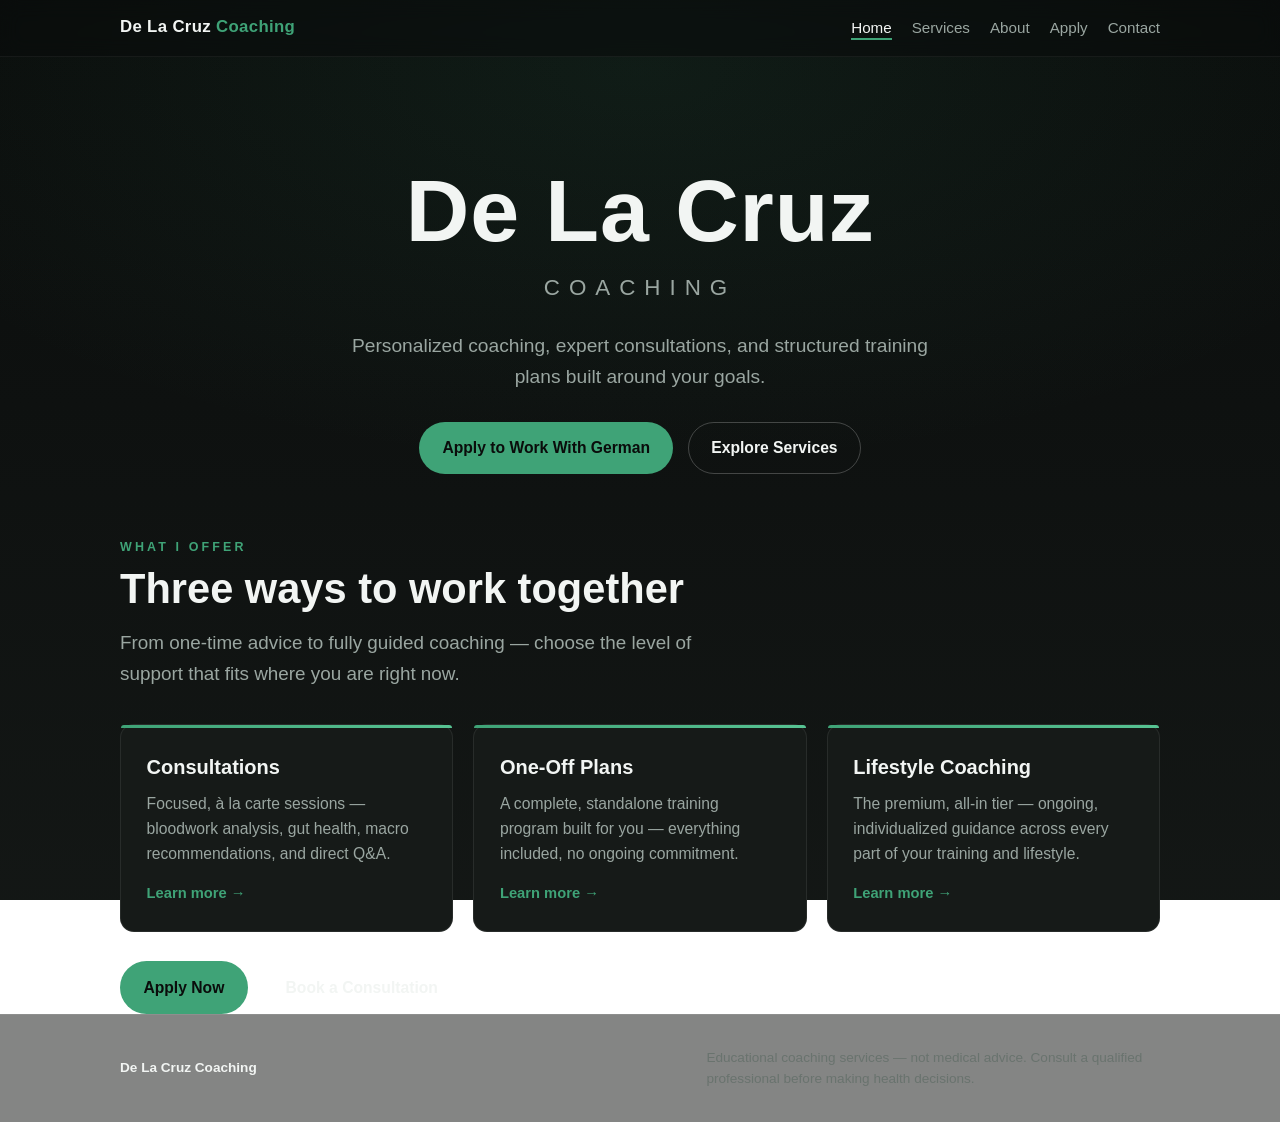
<file: index.html>
<!DOCTYPE html>
<html lang="en">
<head>
  <meta charset="UTF-8" />
  <meta name="viewport" content="width=device-width, initial-scale=1.0" />
  <title>De La Cruz Coaching</title>
  <meta name="description" content="De La Cruz Coaching — online coaching, consultations, and training plans with German De La Cruz." />
  <link rel="stylesheet" href="styles.css" />
  <!-- Calendly embed styles -->
  <link rel="stylesheet" href="https://assets.calendly.com/assets/external/widget.css" />
</head>
<body>
  <header class="nav">
    <nav class="nav-inner" aria-label="Primary">
      <a class="brand" href="index.html">De La Cruz <span>Coaching</span></a>
      <ul class="nav-links">
        <li><a href="index.html" aria-current="page">Home</a></li>
        <li><a href="services.html">Services</a></li>
        <li><a href="about.html">About</a></li>
        <li><a href="apply.html">Apply</a></li>
        <li><a href="contact.html">Contact</a></li>
      </ul>
    </nav>
  </header>

  <main>
    <section class="hero container">
      <h1>De La Cruz</h1>
      <p class="tagline">Coaching</p>
      <p class="hero-sub">
        Personalized coaching, expert consultations, and structured training
        plans built around your goals. <!-- Placeholder copy — refine with real positioning. -->
      </p>
      <div class="btn-row">
        <a class="btn btn-primary" href="apply.html">Apply to Work With German</a>
        <a class="btn btn-ghost" href="services.html">Explore Services</a>
      </div>
    </section>

    <section class="container">
      <p class="eyebrow">What I Offer</p>
      <h2 class="section-title">Three ways to work together</h2>
      <p class="lead">
        From one-time advice to fully guided coaching — choose the level of
        support that fits where you are right now.
      </p>

      <div class="grid">
        <article class="card">
          <h3>Consultations</h3>
          <p>
            Focused, à la carte sessions — bloodwork analysis, gut health,
            macro recommendations, and direct Q&amp;A.
          </p>
          <a class="card-link" href="services.html#consultations">Learn more →</a>
        </article>

        <article class="card">
          <h3>One-Off Plans</h3>
          <p>
            A complete, standalone training program built for you — everything
            included, no ongoing commitment.
          </p>
          <a class="card-link" href="services.html#one-off-plans">Learn more →</a>
        </article>

        <article class="card">
          <h3>Lifestyle Coaching</h3>
          <p>
            The premium, all-in tier — ongoing, individualized guidance across
            every part of your training and lifestyle.
          </p>
          <a class="card-link" href="services.html#lifestyle-coaching">Learn more →</a>
        </article>
      </div>

      <div class="btn-row">
        <a class="btn btn-primary" href="apply.html">Apply Now</a>
        <a class="btn btn-ghost" href="https://calendly.com/germandelacruz02/30min"
           onclick="Calendly.initPopupWidget({url:'https://calendly.com/germandelacruz02/30min'});return false;">Book a Consultation</a>
      </div>
    </section>
  </main>

  <footer class="footer">
    <div class="footer-inner">
      <span class="footer-brand">De La Cruz Coaching</span>
      <span class="disclaimer">
        Educational coaching services — not medical advice. Consult a qualified
        professional before making health decisions.
      </span>
    </div>
  </footer>

  <!-- Calendly embed script -->
  <script src="https://assets.calendly.com/assets/external/widget.js" async></script>
</body>
</html>
</file>
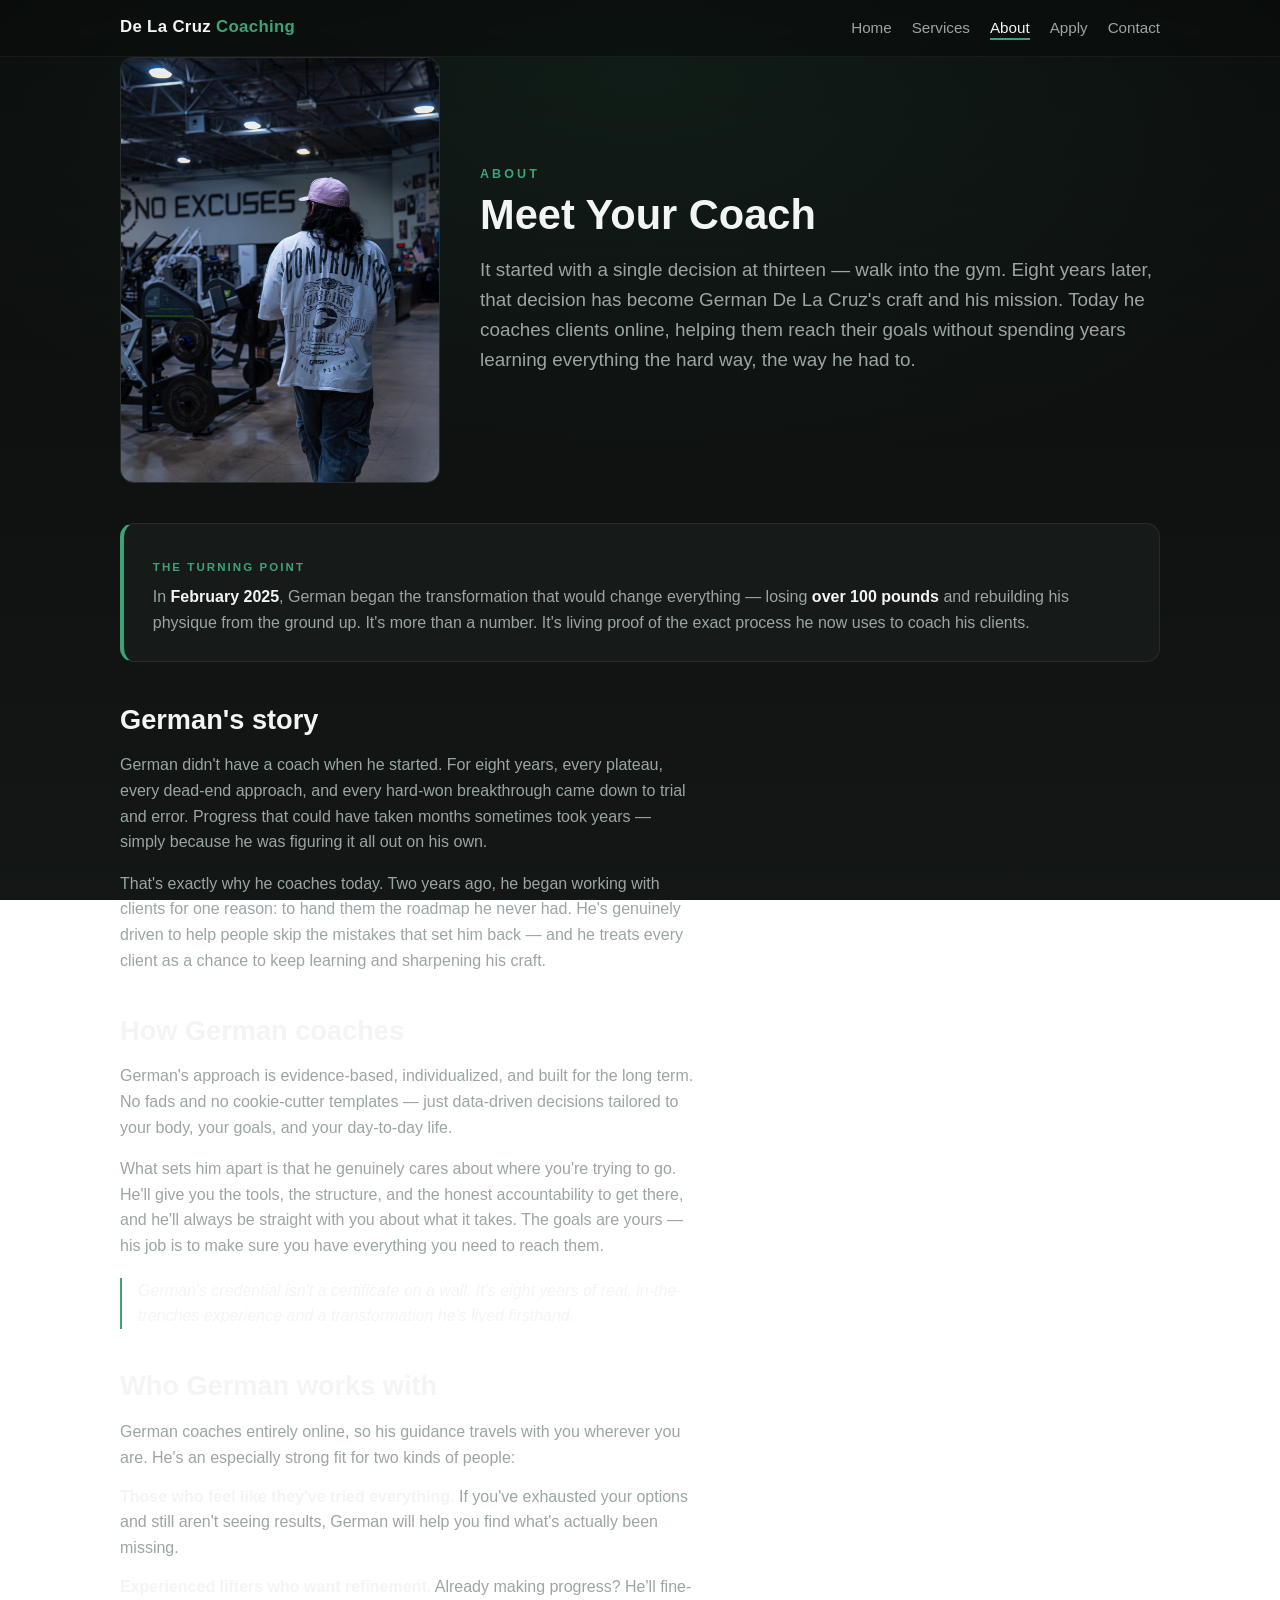
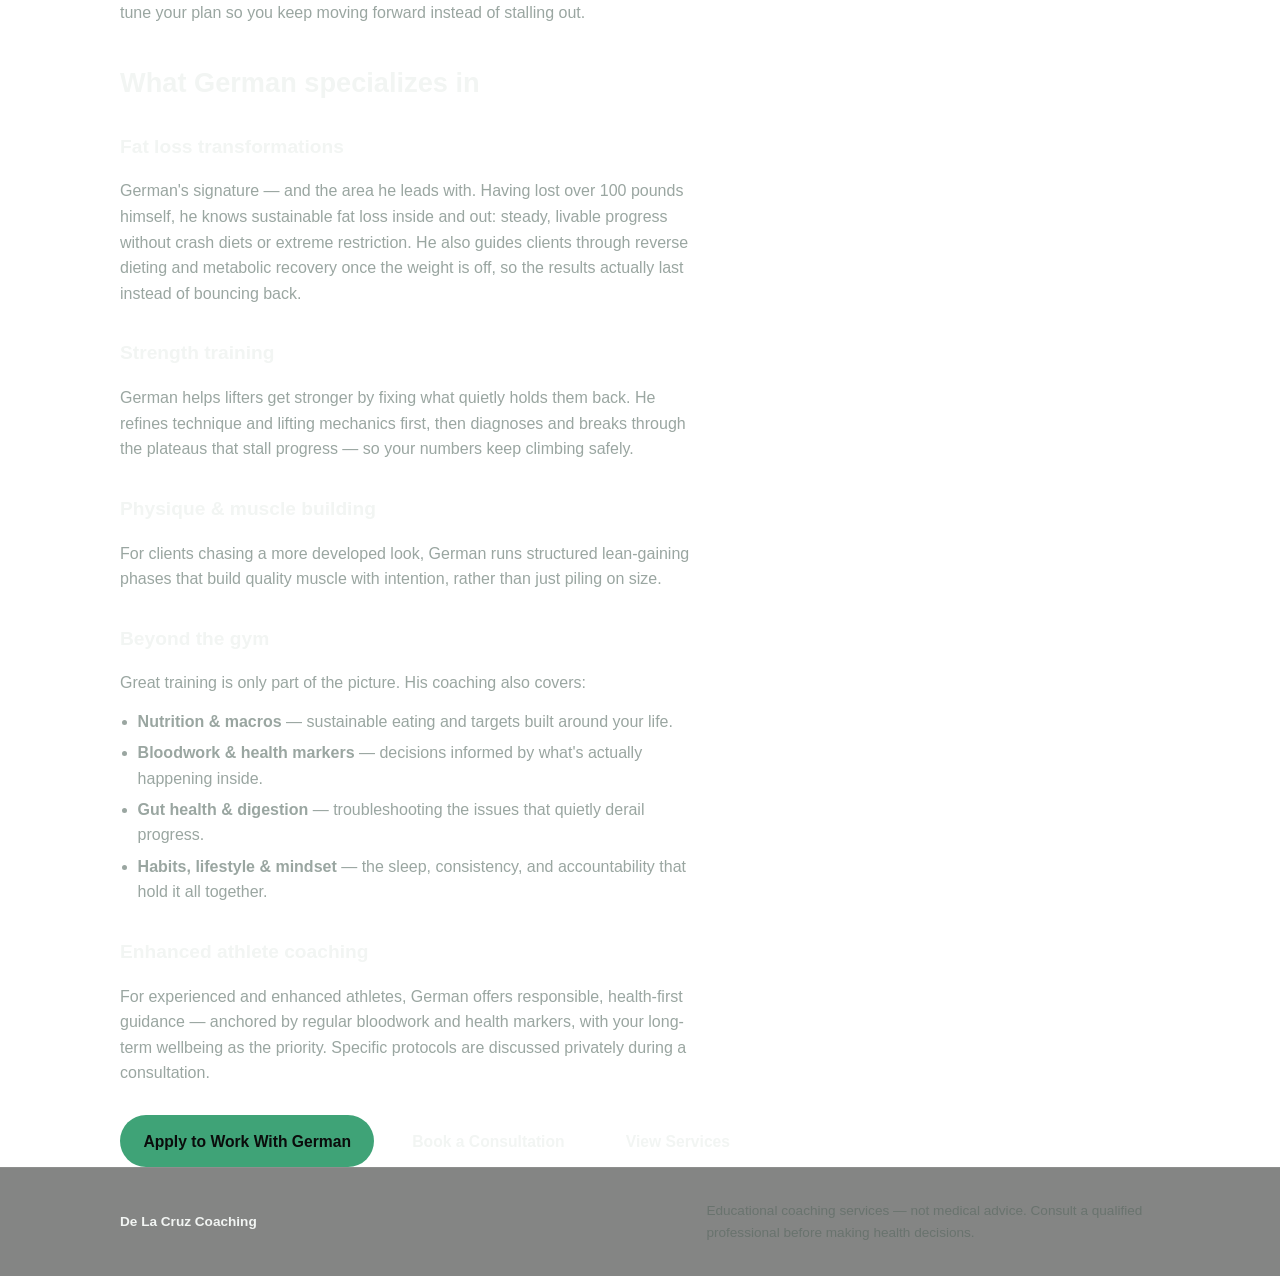
<file: about.html>
<!DOCTYPE html>
<html lang="en">
<head>
  <meta charset="UTF-8" />
  <meta name="viewport" content="width=device-width, initial-scale=1.0" />
  <title>About — German De La Cruz</title>
  <meta name="description" content="Meet German De La Cruz — online coach for strength, physique transformation, and fat loss. His story, philosophy, and who he helps." />
  <link rel="stylesheet" href="styles.css" />
  <!-- Calendly embed styles -->
  <link rel="stylesheet" href="https://assets.calendly.com/assets/external/widget.css" />
</head>
<body>
  <header class="nav">
    <nav class="nav-inner" aria-label="Primary">
      <a class="brand" href="index.html">De La Cruz <span>Coaching</span></a>
      <ul class="nav-links">
        <li><a href="index.html">Home</a></li>
        <li><a href="services.html">Services</a></li>
        <li><a href="about.html" aria-current="page">About</a></li>
        <li><a href="apply.html">Apply</a></li>
        <li><a href="contact.html">Contact</a></li>
      </ul>
    </nav>
  </header>

  <main>
    <section class="container">
      <!-- Intro: photo placeholder side-by-side with opening copy -->
      <div class="about-intro">
        <!-- Coach photo (see images/README.md). -->
        <div class="about-photo">
          <img src="images/DSC03251.jpeg" alt="German De La Cruz at the gym" />
        </div>
        <div class="about-intro-text">
          <p class="eyebrow">About</p>
          <h1 class="section-title">Meet Your Coach</h1>
          <p class="lead">
            It started with a single decision at thirteen — walk into the gym.
            Eight years later, that decision has become German De La Cruz's
            craft and his mission. Today he coaches clients online, helping
            them reach their goals without spending years learning everything
            the hard way, the way he had to.
          </p>
        </div>
      </div>

      <!-- Featured achievement: the 100+ lb transformation -->
      <div class="highlight">
        <p class="highlight-label">The turning point</p>
        <p>
          In <strong>February 2025</strong>, German began the transformation
          that would change everything — losing <strong>over 100 pounds</strong>
          and rebuilding his physique from the ground up. It's more than a
          number. It's living proof of the exact process he now uses to coach
          his clients.
        </p>
      </div>

      <div class="prose">
        <h2>German's story</h2>
        <p>
          German didn't have a coach when he started. For eight years, every
          plateau, every dead-end approach, and every hard-won breakthrough
          came down to trial and error. Progress that could have taken months
          sometimes took years — simply because he was figuring it all out on
          his own.
        </p>
        <p>
          That's exactly why he coaches today. Two years ago, he began working
          with clients for one reason: to hand them the roadmap he never had.
          He's genuinely driven to help people skip the mistakes that set him
          back — and he treats every client as a chance to keep learning and
          sharpening his craft.
        </p>

        <h2>How German coaches</h2>
        <p>
          German's approach is evidence-based, individualized, and built for
          the long term. No fads and no cookie-cutter templates — just
          data-driven decisions tailored to your body, your goals, and your
          day-to-day life.
        </p>
        <p>
          What sets him apart is that he genuinely cares about where you're
          trying to go. He'll give you the tools, the structure, and the honest
          accountability to get there, and he'll always be straight with you
          about what it takes. The goals are yours — his job is to make sure you
          have everything you need to reach them.
        </p>
        <p class="cred-note">
          German's credential isn't a certificate on a wall. It's eight years
          of real, in-the-trenches experience and a transformation he's lived
          firsthand.
        </p>

        <h2>Who German works with</h2>
        <p>
          German coaches entirely online, so his guidance travels with you
          wherever you are. He's an especially strong fit for two kinds of
          people:
        </p>
        <ul class="client-types">
          <li>
            <strong>Those who feel like they've tried everything.</strong>
            If you've exhausted your options and still aren't seeing results,
            German will help you find what's actually been missing.
          </li>
          <li>
            <strong>Experienced lifters who want refinement.</strong>
            Already making progress? He'll fine-tune your plan so you keep
            moving forward instead of stalling out.
          </li>
        </ul>

        <h2>What German specializes in</h2>

        <h3>Fat loss transformations</h3>
        <p>
          German's signature — and the area he leads with. Having lost over 100
          pounds himself, he knows sustainable fat loss inside and out: steady,
          livable progress without crash diets or extreme restriction. He also
          guides clients through reverse dieting and metabolic recovery once the
          weight is off, so the results actually last instead of bouncing back.
        </p>

        <h3>Strength training</h3>
        <p>
          German helps lifters get stronger by fixing what quietly holds them
          back. He refines technique and lifting mechanics first, then diagnoses
          and breaks through the plateaus that stall progress — so your numbers
          keep climbing safely.
        </p>

        <h3>Physique &amp; muscle building</h3>
        <p>
          For clients chasing a more developed look, German runs structured
          lean-gaining phases that build quality muscle with intention, rather
          than just piling on size.
        </p>

        <h3>Beyond the gym</h3>
        <p>Great training is only part of the picture. His coaching also covers:</p>
        <ul>
          <li><strong>Nutrition &amp; macros</strong> — sustainable eating and targets built around your life.</li>
          <li><strong>Bloodwork &amp; health markers</strong> — decisions informed by what's actually happening inside.</li>
          <li><strong>Gut health &amp; digestion</strong> — troubleshooting the issues that quietly derail progress.</li>
          <li><strong>Habits, lifestyle &amp; mindset</strong> — the sleep, consistency, and accountability that hold it all together.</li>
        </ul>

        <h3>Enhanced athlete coaching</h3>
        <p>
          For experienced and enhanced athletes, German offers responsible,
          health-first guidance — anchored by regular bloodwork and health
          markers, with your long-term wellbeing as the priority. Specific
          protocols are discussed privately during a consultation.
        </p>
      </div>

      <div class="btn-row">
        <a class="btn btn-primary" href="apply.html">Apply to Work With German</a>
        <a class="btn btn-ghost" href="https://calendly.com/germandelacruz02/30min"
           onclick="Calendly.initPopupWidget({url:'https://calendly.com/germandelacruz02/30min'});return false;">Book a Consultation</a>
        <a class="btn btn-ghost" href="services.html">View Services</a>
      </div>
    </section>
  </main>

  <footer class="footer">
    <div class="footer-inner">
      <span class="footer-brand">De La Cruz Coaching</span>
      <span class="disclaimer">
        Educational coaching services — not medical advice. Consult a qualified
        professional before making health decisions.
      </span>
    </div>
  </footer>

  <!-- Calendly embed script -->
  <script src="https://assets.calendly.com/assets/external/widget.js" async></script>
</body>
</html>
</file>
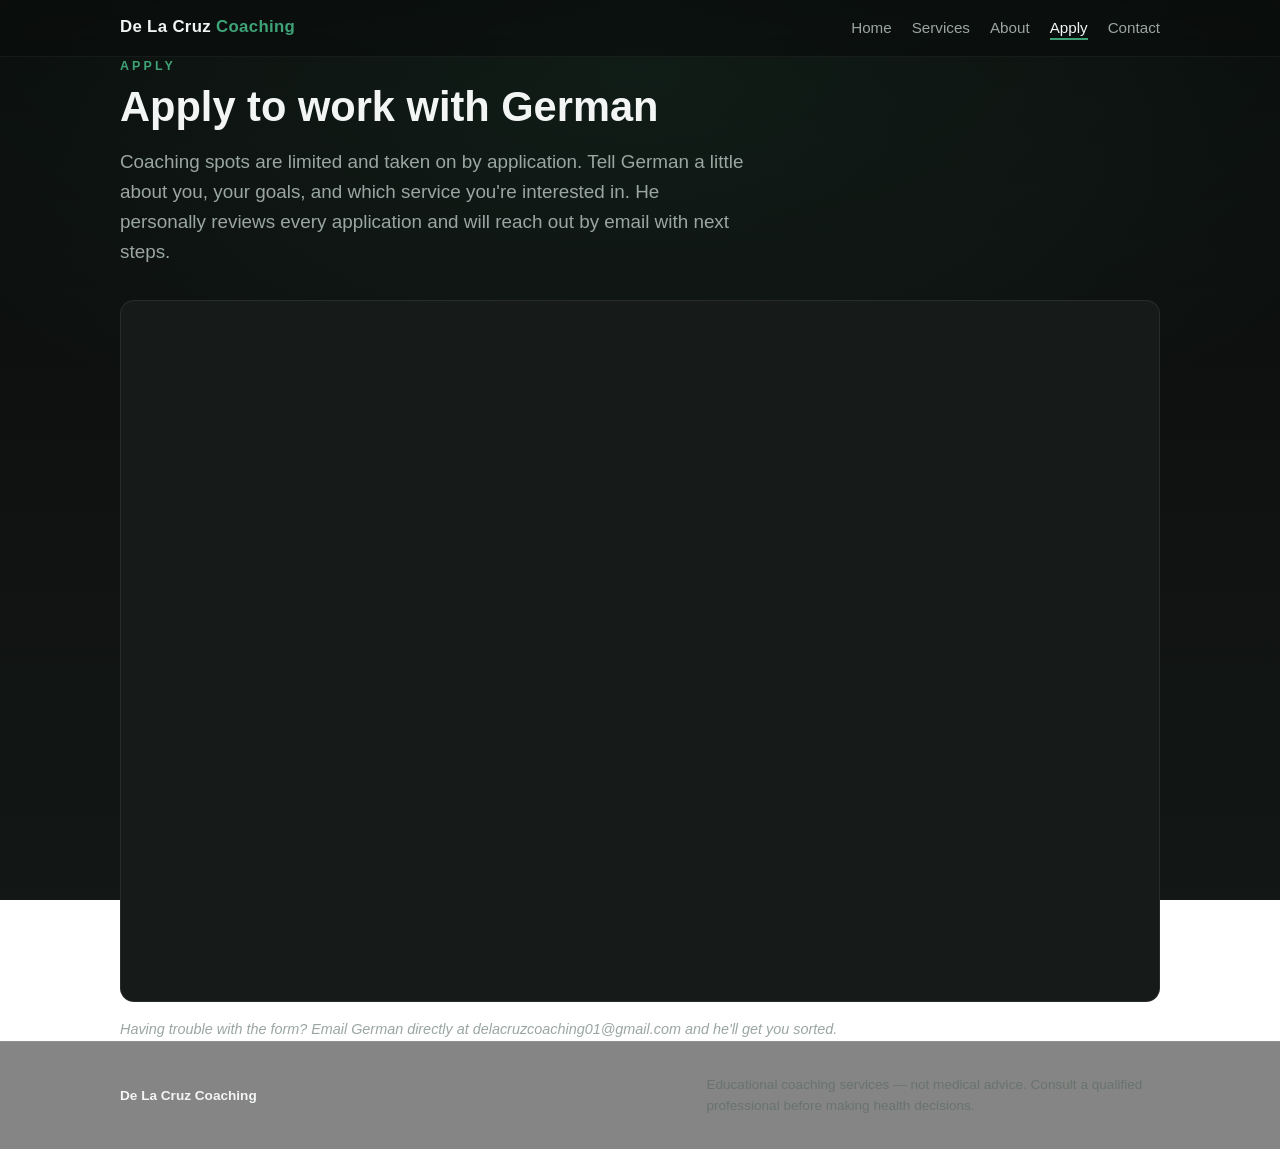
<file: apply.html>
<!DOCTYPE html>
<html lang="en">
<head>
  <meta charset="UTF-8" />
  <meta name="viewport" content="width=device-width, initial-scale=1.0" />
  <title>Apply — De La Cruz Coaching</title>
  <meta name="description" content="Apply to work with German De La Cruz. Tell him about your goals and he'll personally review your application." />
  <link rel="stylesheet" href="styles.css" />
</head>
<body>
  <header class="nav">
    <nav class="nav-inner" aria-label="Primary">
      <a class="brand" href="index.html">De La Cruz <span>Coaching</span></a>
      <ul class="nav-links">
        <li><a href="index.html">Home</a></li>
        <li><a href="services.html">Services</a></li>
        <li><a href="about.html">About</a></li>
        <li><a href="apply.html" aria-current="page">Apply</a></li>
        <li><a href="contact.html">Contact</a></li>
      </ul>
    </nav>
  </header>

  <main>
    <section class="container">
      <p class="eyebrow">Apply</p>
      <h1 class="section-title">Apply to work with German</h1>
      <p class="lead">
        Coaching spots are limited and taken on by application. Tell German a
        little about you, your goals, and which service you're interested in.
        He personally reviews every application and will reach out by email with
        next steps.
      </p>

      <!-- Jotform application — embedded inline so applicants never leave the site -->
      <div class="apply-form-embed">
        <iframe
          id="JotFormIFrame-261643855459065"
          title="Coaching Application"
          onload="window.parent.scrollTo(0,0)"
          allow="geolocation; microphone; camera; fullscreen"
          src="https://form.jotform.com/261643855459065"
          frameborder="0"
          scrolling="no"
          style="min-width:100%;max-width:100%;height:700px;border:none;"></iframe>
      </div>

      <p class="note">
        Having trouble with the form? Email German directly at
        <a href="mailto:delacruzcoaching01@gmail.com">delacruzcoaching01@gmail.com</a>
        and he'll get you sorted.
      </p>
    </section>
  </main>

  <footer class="footer">
    <div class="footer-inner">
      <span class="footer-brand">De La Cruz Coaching</span>
      <span class="disclaimer">
        Educational coaching services — not medical advice. Consult a qualified
        professional before making health decisions.
      </span>
    </div>
  </footer>

  <!-- Jotform auto-resize handler: keeps the embedded form at its natural height -->
  <script src="https://cdn.jotfor.ms/s/umd/latest/for-form-embed-handler.js"></script>
  <script>
    window.jotformEmbedHandler(
      "iframe[id='JotFormIFrame-261643855459065']",
      "https://form.jotform.com"
    );
  </script>
</body>
</html>
</file>
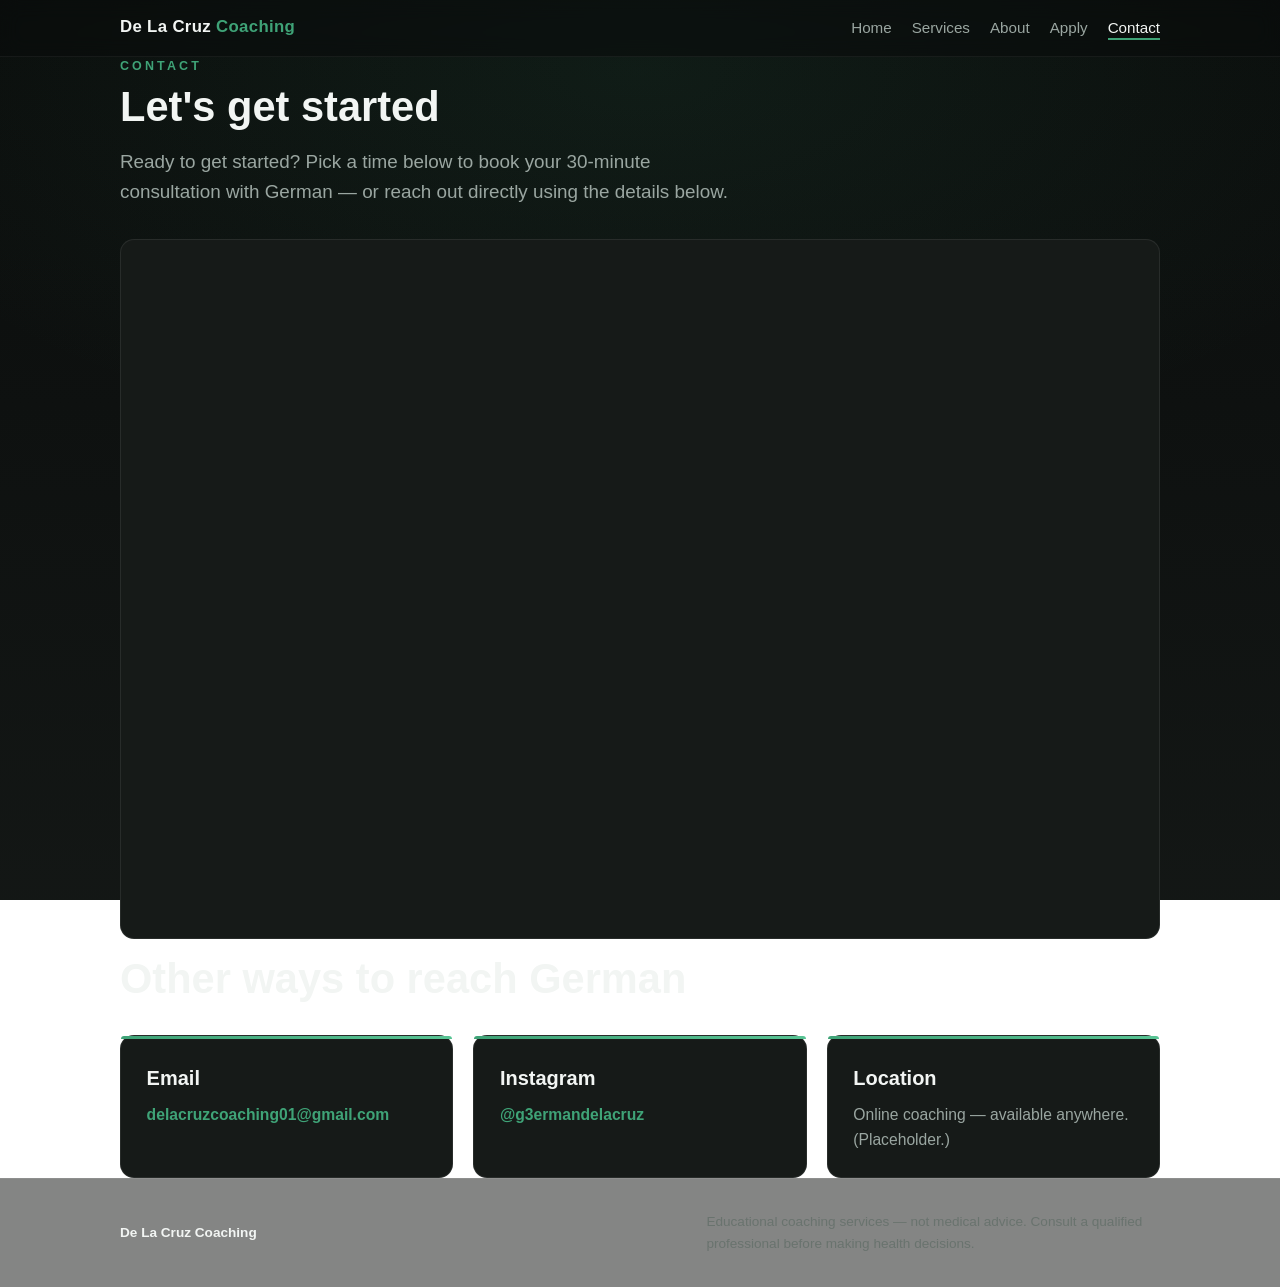
<file: contact.html>
<!DOCTYPE html>
<html lang="en">
<head>
  <meta charset="UTF-8" />
  <meta name="viewport" content="width=device-width, initial-scale=1.0" />
  <title>Contact — De La Cruz Coaching</title>
  <meta name="description" content="Get in touch with German De La Cruz to book a consultation or start coaching." />
  <link rel="stylesheet" href="styles.css" />
  <!-- Calendly embed styles -->
  <link rel="stylesheet" href="https://assets.calendly.com/assets/external/widget.css" />
</head>
<body>
  <header class="nav">
    <nav class="nav-inner" aria-label="Primary">
      <a class="brand" href="index.html">De La Cruz <span>Coaching</span></a>
      <ul class="nav-links">
        <li><a href="index.html">Home</a></li>
        <li><a href="services.html">Services</a></li>
        <li><a href="about.html">About</a></li>
        <li><a href="apply.html">Apply</a></li>
        <li><a href="contact.html" aria-current="page">Contact</a></li>
      </ul>
    </nav>
  </header>

  <main>
    <section class="container">
      <p class="eyebrow">Contact</p>
      <h1 class="section-title">Let's get started</h1>
      <p class="lead">
        Ready to get started? Pick a time below to book your 30-minute
        consultation with German — or reach out directly using the details
        below.
      </p>

      <!-- Calendly inline booking calendar -->
      <div id="book"
           class="calendly-inline-widget"
           data-url="https://calendly.com/germandelacruz02/30min"
           style="min-width:320px;height:700px;"></div>

      <h2 class="section-title">Other ways to reach German</h2>
      <div class="contact-methods">
        <article class="card">
          <h3>Email</h3>
          <p><a href="mailto:delacruzcoaching01@gmail.com">delacruzcoaching01@gmail.com</a></p>
        </article>
        <article class="card">
          <h3>Instagram</h3>
          <p><a href="https://instagram.com/g3ermandelacruz" target="_blank" rel="noopener">@g3ermandelacruz</a></p>
        </article>
        <article class="card">
          <h3>Location</h3>
          <p>Online coaching — available anywhere. (Placeholder.)</p>
        </article>
      </div>

    </section>
  </main>

  <footer class="footer">
    <div class="footer-inner">
      <span class="footer-brand">De La Cruz Coaching</span>
      <span class="disclaimer">
        Educational coaching services — not medical advice. Consult a qualified
        professional before making health decisions.
      </span>
    </div>
  </footer>

  <!-- Calendly embed script -->
  <script src="https://assets.calendly.com/assets/external/widget.js" async></script>
</body>
</html>
</file>
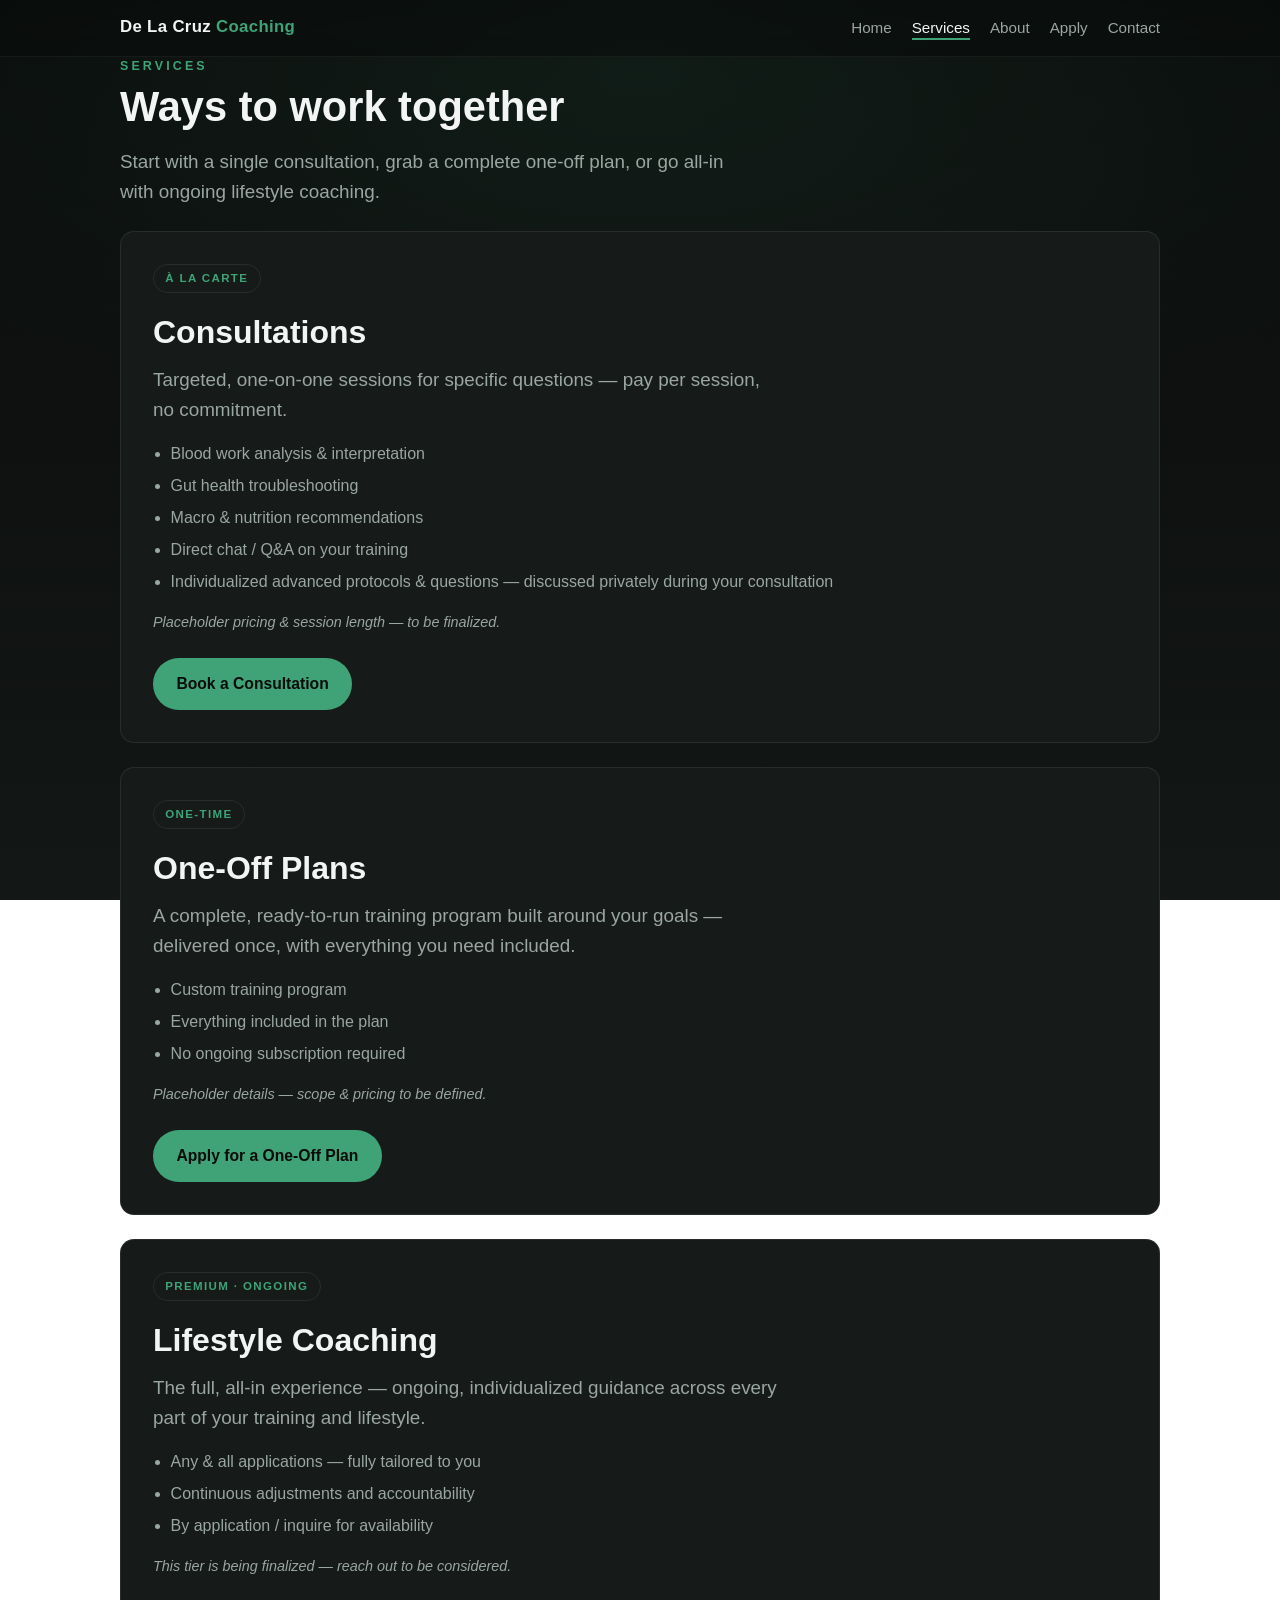
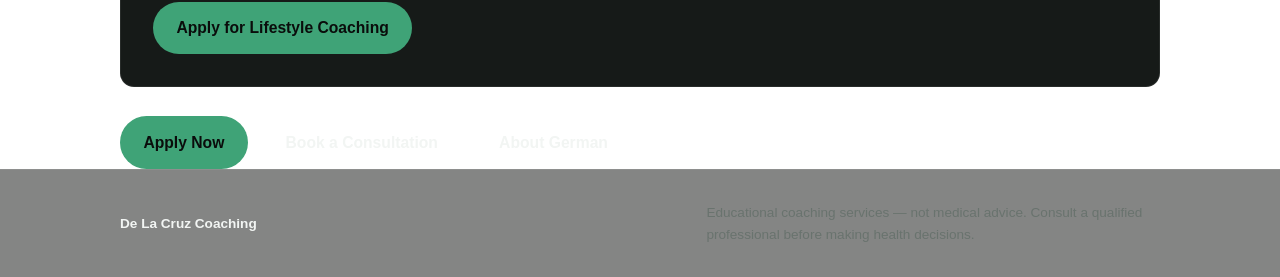
<file: services.html>
<!DOCTYPE html>
<html lang="en">
<head>
  <meta charset="UTF-8" />
  <meta name="viewport" content="width=device-width, initial-scale=1.0" />
  <title>Services — De La Cruz Coaching</title>
  <meta name="description" content="Consultations, one-off training plans, and lifestyle coaching with German De La Cruz." />
  <link rel="stylesheet" href="styles.css" />
  <!-- Calendly embed styles -->
  <link rel="stylesheet" href="https://assets.calendly.com/assets/external/widget.css" />
</head>
<body>
  <header class="nav">
    <nav class="nav-inner" aria-label="Primary">
      <a class="brand" href="index.html">De La Cruz <span>Coaching</span></a>
      <ul class="nav-links">
        <li><a href="index.html">Home</a></li>
        <li><a href="services.html" aria-current="page">Services</a></li>
        <li><a href="about.html">About</a></li>
        <li><a href="apply.html">Apply</a></li>
        <li><a href="contact.html">Contact</a></li>
      </ul>
    </nav>
  </header>

  <main>
    <section class="container">
      <p class="eyebrow">Services</p>
      <h1 class="section-title">Ways to work together</h1>
      <p class="lead">
        Start with a single consultation, grab a complete one-off plan, or go
        all-in with ongoing lifestyle coaching.
      </p>

      <!-- Ladder order: entry → product → premium -->
      <article class="service" id="consultations">
        <span class="pill">À la carte</span>
        <h2>Consultations</h2>
        <p class="lead">
          Targeted, one-on-one sessions for specific questions — pay per
          session, no commitment.
        </p>
        <ul>
          <li>Blood work analysis &amp; interpretation</li>
          <li>Gut health troubleshooting</li>
          <li>Macro &amp; nutrition recommendations</li>
          <li>Direct chat / Q&amp;A on your training</li>
          <li>Individualized advanced protocols &amp; questions — discussed privately during your consultation</li>
        </ul>
        <p class="note">
          Placeholder pricing &amp; session length — to be finalized.
        </p>
        <div class="btn-row">
          <a class="btn btn-primary" href="https://calendly.com/germandelacruz02/30min"
             onclick="Calendly.initPopupWidget({url:'https://calendly.com/germandelacruz02/30min'});return false;">Book a Consultation</a>
        </div>
      </article>

      <article class="service" id="one-off-plans">
        <span class="pill">One-time</span>
        <h2>One-Off Plans</h2>
        <p class="lead">
          A complete, ready-to-run training program built around your goals —
          delivered once, with everything you need included.
        </p>
        <ul>
          <li>Custom training program</li>
          <li>Everything included in the plan</li>
          <li>No ongoing subscription required</li>
        </ul>
        <p class="note">Placeholder details — scope &amp; pricing to be defined.</p>
        <div class="btn-row">
          <a class="btn btn-primary" href="apply.html">Apply for a One-Off Plan</a>
        </div>
      </article>

      <article class="service" id="lifestyle-coaching">
        <span class="pill">Premium · ongoing</span>
        <h2>Lifestyle Coaching</h2>
        <p class="lead">
          The full, all-in experience — ongoing, individualized guidance across
          every part of your training and lifestyle.
        </p>
        <ul>
          <li>Any &amp; all applications — fully tailored to you</li>
          <li>Continuous adjustments and accountability</li>
          <li>By application / inquire for availability</li>
        </ul>
        <p class="note">
          This tier is being finalized — reach out to be considered.
        </p>
        <div class="btn-row">
          <a class="btn btn-primary" href="apply.html">Apply for Lifestyle Coaching</a>
        </div>
      </article>

      <div class="btn-row">
        <a class="btn btn-primary" href="apply.html">Apply Now</a>
        <a class="btn btn-ghost" href="https://calendly.com/germandelacruz02/30min"
           onclick="Calendly.initPopupWidget({url:'https://calendly.com/germandelacruz02/30min'});return false;">Book a Consultation</a>
        <a class="btn btn-ghost" href="about.html">About German</a>
      </div>
    </section>
  </main>

  <footer class="footer">
    <div class="footer-inner">
      <span class="footer-brand">De La Cruz Coaching</span>
      <span class="disclaimer">
        Educational coaching services — not medical advice. Consult a qualified
        professional before making health decisions.
      </span>
    </div>
  </footer>

  <!-- Calendly embed script -->
  <script src="https://assets.calendly.com/assets/external/widget.js" async></script>
</body>
</html>
</file>
<file: styles.css>
/* ===========================================================================
   De La Cruz Coaching
   Shared stylesheet for the static marketing site.
   No external dependencies; system fonts; mobile-first responsive.
   Palette: black / dark grey / pine green (see :root tokens below).
   =========================================================================== */

:root {
  /* ---- Palette: Black / Dark Grey / Pine Green (source of truth) ---- */
  --ink: #0a0c0b;          /* near-black — page background (top of gradient) */
  --surface: #0e1110;      /* raised black — mid gradient */
  --panel: #161a18;        /* dark grey — card / panel base */
  --panel-hi: #1d2320;     /* dark grey — card hover */
  --pine: #3fa377;         /* primary accent */
  --pine-bright: #57c393;  /* hover / brighter pine */
  --pine-deep: #123026;    /* deep pine — subtle fills, glowing borders */
  --fog: #f2f5f3;          /* near-white — headings + primary text */
  --fog-dim: #9aa6a1;      /* muted grey-green — secondary text */
  --fog-faint: #69736e;    /* faint — small labels, footer */

  /* ---- Semantic aliases (existing rules reference these names) ---- */
  --panel-border: rgba(255, 255, 255, 0.08);
  --text: var(--fog);
  --muted: var(--fog-dim);
  --accent: var(--pine);
  --accent-ink: var(--ink);

  --radius: 14px;
  --maxw: 1080px;
  --font: -apple-system, BlinkMacSystemFont, "Segoe UI", Roboto, Helvetica,
    Arial, sans-serif;
}

* {
  margin: 0;
  padding: 0;
  box-sizing: border-box;
}

html {
  scroll-behavior: smooth;
}

body {
  min-height: 100vh;
  display: flex;
  flex-direction: column;
  font-family: var(--font);
  color: var(--text);
  background:
    radial-gradient(120% 80% at 50% 8%, rgba(63, 163, 119, 0.1) 0%, transparent 55%),
    linear-gradient(180deg, var(--ink) 0%, var(--surface) 45%, var(--panel) 130%);
  background-attachment: fixed;
  line-height: 1.6;
}

a {
  color: inherit;
  text-decoration: none;
}

/* ---------- Layout helpers ------------------------------------------------ */
.container {
  width: 100%;
  max-width: var(--maxw);
  margin: 0 auto;
  padding: 0 1.25rem;
}

section {
  padding: 4rem 0;
}

.eyebrow {
  text-transform: uppercase;
  letter-spacing: 0.25em;
  font-size: 0.78rem;
  font-weight: 600;
  color: var(--accent);
}

.section-title {
  font-size: clamp(1.7rem, 4vw, 2.6rem);
  font-weight: 800;
  margin: 0.4rem 0 1rem;
  line-height: 1.15;
}

.lead {
  color: var(--muted);
  font-size: clamp(1rem, 2.2vw, 1.18rem);
  max-width: 60ch;
}

/* ---------- Navigation ---------------------------------------------------- */
.nav {
  position: sticky;
  top: 0;
  z-index: 10;
  backdrop-filter: blur(10px);
  background: rgba(10, 12, 11, 0.55);
  border-bottom: 1px solid rgba(255, 255, 255, 0.05);
}

.nav-inner {
  display: flex;
  flex-wrap: wrap;
  align-items: center;
  justify-content: space-between;
  gap: 0.5rem 1.5rem;
  padding: 0.9rem 1.25rem;
  max-width: var(--maxw);
  margin: 0 auto;
}

.brand {
  font-weight: 800;
  letter-spacing: 0.02em;
  font-size: 1.05rem;
}

.brand span {
  color: var(--accent);
}

.nav-links {
  display: flex;
  flex-wrap: wrap;
  gap: 1.25rem;
  list-style: none;
}

.nav-links a {
  color: var(--muted);
  font-weight: 500;
  font-size: 0.95rem;
  padding-bottom: 2px;
  border-bottom: 2px solid transparent;
  transition: color 0.15s ease, border-color 0.15s ease;
}

.nav-links a:hover,
.nav-links a[aria-current="page"] {
  color: var(--text);
  border-bottom-color: var(--accent);
}

/* ---------- Buttons ------------------------------------------------------- */
.btn {
  display: inline-block;
  font-weight: 700;
  font-size: 0.98rem;
  padding: 0.8rem 1.4rem;
  border-radius: 999px;
  border: 1px solid transparent;
  cursor: pointer;
  transition: transform 0.12s ease, background 0.15s ease, border-color 0.15s ease;
}

.btn:hover {
  transform: translateY(-2px);
}

.btn-primary {
  background: var(--accent);
  color: var(--accent-ink);
}

.btn-primary:hover {
  background: var(--pine-bright);
}

.btn-ghost {
  background: transparent;
  border-color: rgba(255, 255, 255, 0.22);
  color: var(--text);
}

.btn-ghost:hover {
  border-color: var(--pine);
  color: var(--pine-bright);
  background: rgba(63, 163, 119, 0.06);
}

.btn-row {
  display: flex;
  flex-wrap: wrap;
  gap: 0.9rem;
  margin-top: 1.8rem;
}

/* ---------- Hero ---------------------------------------------------------- */
.hero {
  padding: clamp(4rem, 12vh, 8rem) 0 4rem;
  text-align: center;
}

.hero h1 {
  font-size: clamp(2.6rem, 9vw, 5.5rem);
  font-weight: 800;
  letter-spacing: 0.01em;
  line-height: 1.05;
}

.hero .tagline {
  margin-top: 0.8rem;
  text-transform: uppercase;
  letter-spacing: 0.4em;
  font-weight: 300;
  color: var(--muted);
  font-size: clamp(0.95rem, 3vw, 1.4rem);
}

.hero .hero-sub {
  margin: 1.6rem auto 0;
  max-width: 56ch;
  color: var(--muted);
  font-size: clamp(1rem, 2.4vw, 1.2rem);
}

.hero .btn-row {
  justify-content: center;
}

/* ---------- Cards / grid -------------------------------------------------- */
.grid {
  display: grid;
  grid-template-columns: repeat(auto-fit, minmax(260px, 1fr));
  gap: 1.25rem;
  margin-top: 2.2rem;
}

.card {
  position: relative;
  background: var(--panel);
  border: 1px solid var(--panel-border);
  border-radius: var(--radius);
  padding: 1.6rem;
  transition: transform 0.15s ease, border-color 0.15s ease, background 0.15s ease;
}

.card::before {
  content: "";
  position: absolute;
  inset: 0 0 auto 0;
  height: 3px;
  border-radius: var(--radius) var(--radius) 0 0;
  background: linear-gradient(90deg, var(--pine), var(--pine-bright));
}

.card:hover {
  transform: translateY(-4px);
  background: var(--panel-hi);
  border-color: rgba(63, 163, 119, 0.45);
}

.card h3 {
  font-size: 1.25rem;
  margin-bottom: 0.5rem;
}

.card p {
  color: var(--muted);
  font-size: 0.98rem;
}

.card .card-link {
  display: inline-block;
  margin-top: 1rem;
  color: var(--accent);
  font-weight: 600;
  font-size: 0.92rem;
}

/* ---------- Service detail blocks ----------------------------------------- */
.service {
  background: var(--panel);
  border: 1px solid var(--panel-border);
  border-radius: var(--radius);
  padding: 2rem;
  margin-top: 1.5rem;
  scroll-margin-top: 90px;
}

.service h2 {
  font-size: clamp(1.4rem, 3.5vw, 2rem);
  margin-bottom: 0.4rem;
}

.service .pill {
  display: inline-block;
  font-size: 0.72rem;
  font-weight: 700;
  text-transform: uppercase;
  letter-spacing: 0.12em;
  color: var(--accent);
  border: 1px solid var(--panel-border);
  border-radius: 999px;
  padding: 0.25rem 0.7rem;
  margin-bottom: 0.9rem;
}

.service ul {
  margin: 1rem 0 0 1.1rem;
  color: var(--muted);
}

.service ul li {
  margin: 0.4rem 0;
}

.note {
  margin-top: 1rem;
  font-size: 0.9rem;
  color: var(--muted);
  font-style: italic;
}

/* ---------- About --------------------------------------------------------- */
.prose {
  max-width: 65ch;
}

.prose p {
  color: var(--muted);
  margin-top: 1rem;
}

.prose h3 {
  margin-top: 2rem;
  font-size: 1.2rem;
}

.prose ul {
  margin: 0.8rem 0 0 1.1rem;
  color: var(--muted);
}

.prose ul li {
  margin: 0.35rem 0;
}

.prose h2 {
  margin-top: 2.6rem;
  font-size: clamp(1.3rem, 3vw, 1.7rem);
  line-height: 1.2;
}

/* Reframed credential — experience over certificates */
.prose .cred-note {
  margin-top: 1.2rem;
  padding-left: 1rem;
  border-left: 2px solid var(--accent);
  font-style: italic;
  color: var(--text);
}

/* Ideal-client list (no bullets, label emphasis) */
.prose .client-types {
  list-style: none;
  margin-left: 0;
}

.prose .client-types li {
  margin: 0.85rem 0;
}

.prose .client-types strong {
  color: var(--text);
}

/* About intro: photo placeholder beside opening copy */
.about-intro {
  display: grid;
  grid-template-columns: minmax(220px, 320px) 1fr;
  gap: 2.5rem;
  align-items: center;
}

.about-intro-text .lead {
  margin-top: 1rem;
  max-width: none;
}

.about-photo {
  aspect-ratio: 3 / 4;
  border-radius: var(--radius);
  border: 1px solid var(--panel-border);
  background: var(--panel);
  overflow: hidden;
}

.about-photo img {
  width: 100%;
  height: 100%;
  object-fit: cover;
  display: block;
}

@media (max-width: 720px) {
  .about-intro {
    grid-template-columns: 1fr;
    gap: 1.5rem;
  }

  .about-photo {
    max-width: 320px;
    margin: 0 auto;
  }
}

/* Featured highlight (the transformation) */
.highlight {
  margin-top: 2.5rem;
  background: var(--panel);
  border: 1px solid var(--panel-border);
  border-left: 4px solid var(--accent);
  border-radius: var(--radius);
  padding: 1.6rem 1.8rem;
}

.highlight .highlight-label {
  text-transform: uppercase;
  letter-spacing: 0.18em;
  font-size: 0.72rem;
  font-weight: 700;
  color: var(--accent);
}

.highlight p {
  margin-top: 0.5rem;
  color: var(--muted);
}

.highlight strong {
  color: var(--text);
}

/* Testimonials */
.testimonials-section {
  background: rgba(10, 12, 11, 0.4);
  border-top: 1px solid var(--panel-border);
}

.testimonial {
  display: flex;
  flex-direction: column;
}

.testimonial .quote {
  color: var(--text);
  font-size: 1rem;
}

.testimonial .cite {
  margin-top: 1rem;
  color: var(--accent);
  font-weight: 600;
  font-size: 0.9rem;
}

/* ---------- Forms --------------------------------------------------------- */
.form {
  max-width: 540px;
  margin-top: 2rem;
  display: grid;
  gap: 1rem;
}

.form label {
  font-size: 0.9rem;
  font-weight: 600;
  display: block;
  margin-bottom: 0.35rem;
}

.form input,
.form textarea {
  width: 100%;
  background: rgba(0, 0, 0, 0.2);
  border: 1px solid var(--panel-border);
  border-radius: 10px;
  color: var(--text);
  padding: 0.75rem 0.9rem;
  font-family: inherit;
  font-size: 1rem;
}

.form input:focus,
.form textarea:focus {
  outline: none;
  border-color: var(--accent);
}

.contact-methods {
  display: grid;
  grid-template-columns: repeat(auto-fit, minmax(220px, 1fr));
  gap: 1.25rem;
  margin-top: 2rem;
}

.contact-methods .card a {
  color: var(--accent);
  font-weight: 600;
  word-break: break-word;
}

/* ---------- Calendly booking embed --------------------------------------- */
.calendly-inline-widget {
  width: 100%;
  min-width: 0 !important; /* override Calendly's inline 320px so it can shrink on mobile */
  margin: 2rem 0 1rem;
  border: 1px solid var(--panel-border);
  border-radius: var(--radius);
  overflow: hidden;
  background: var(--panel);
}

/* ---------- Apply form embed (Jotform) ----------------------------------- */
.apply-form-embed {
  width: 100%;
  margin: 2rem 0 1rem;
  border: 1px solid var(--panel-border);
  border-radius: var(--radius);
  overflow: hidden;
  background: var(--panel);
}

.apply-form-embed iframe {
  display: block;
  width: 100%;
}

/* Per-service "Apply" action row inside service cards */
.service .btn-row {
  margin-top: 1.5rem;
}

/* ---------- Footer -------------------------------------------------------- */
.footer {
  margin-top: auto;
  border-top: 1px solid var(--panel-border);
  background: rgba(10, 12, 11, 0.5);
}

.footer-inner {
  max-width: var(--maxw);
  margin: 0 auto;
  padding: 2rem 1.25rem;
  display: flex;
  flex-wrap: wrap;
  gap: 0.6rem 1.5rem;
  align-items: center;
  justify-content: space-between;
  color: var(--fog-faint);
  font-size: 0.85rem;
}

.footer .disclaimer {
  max-width: 60ch;
}

.footer .footer-brand {
  font-weight: 700;
  color: var(--text);
}
</file>
